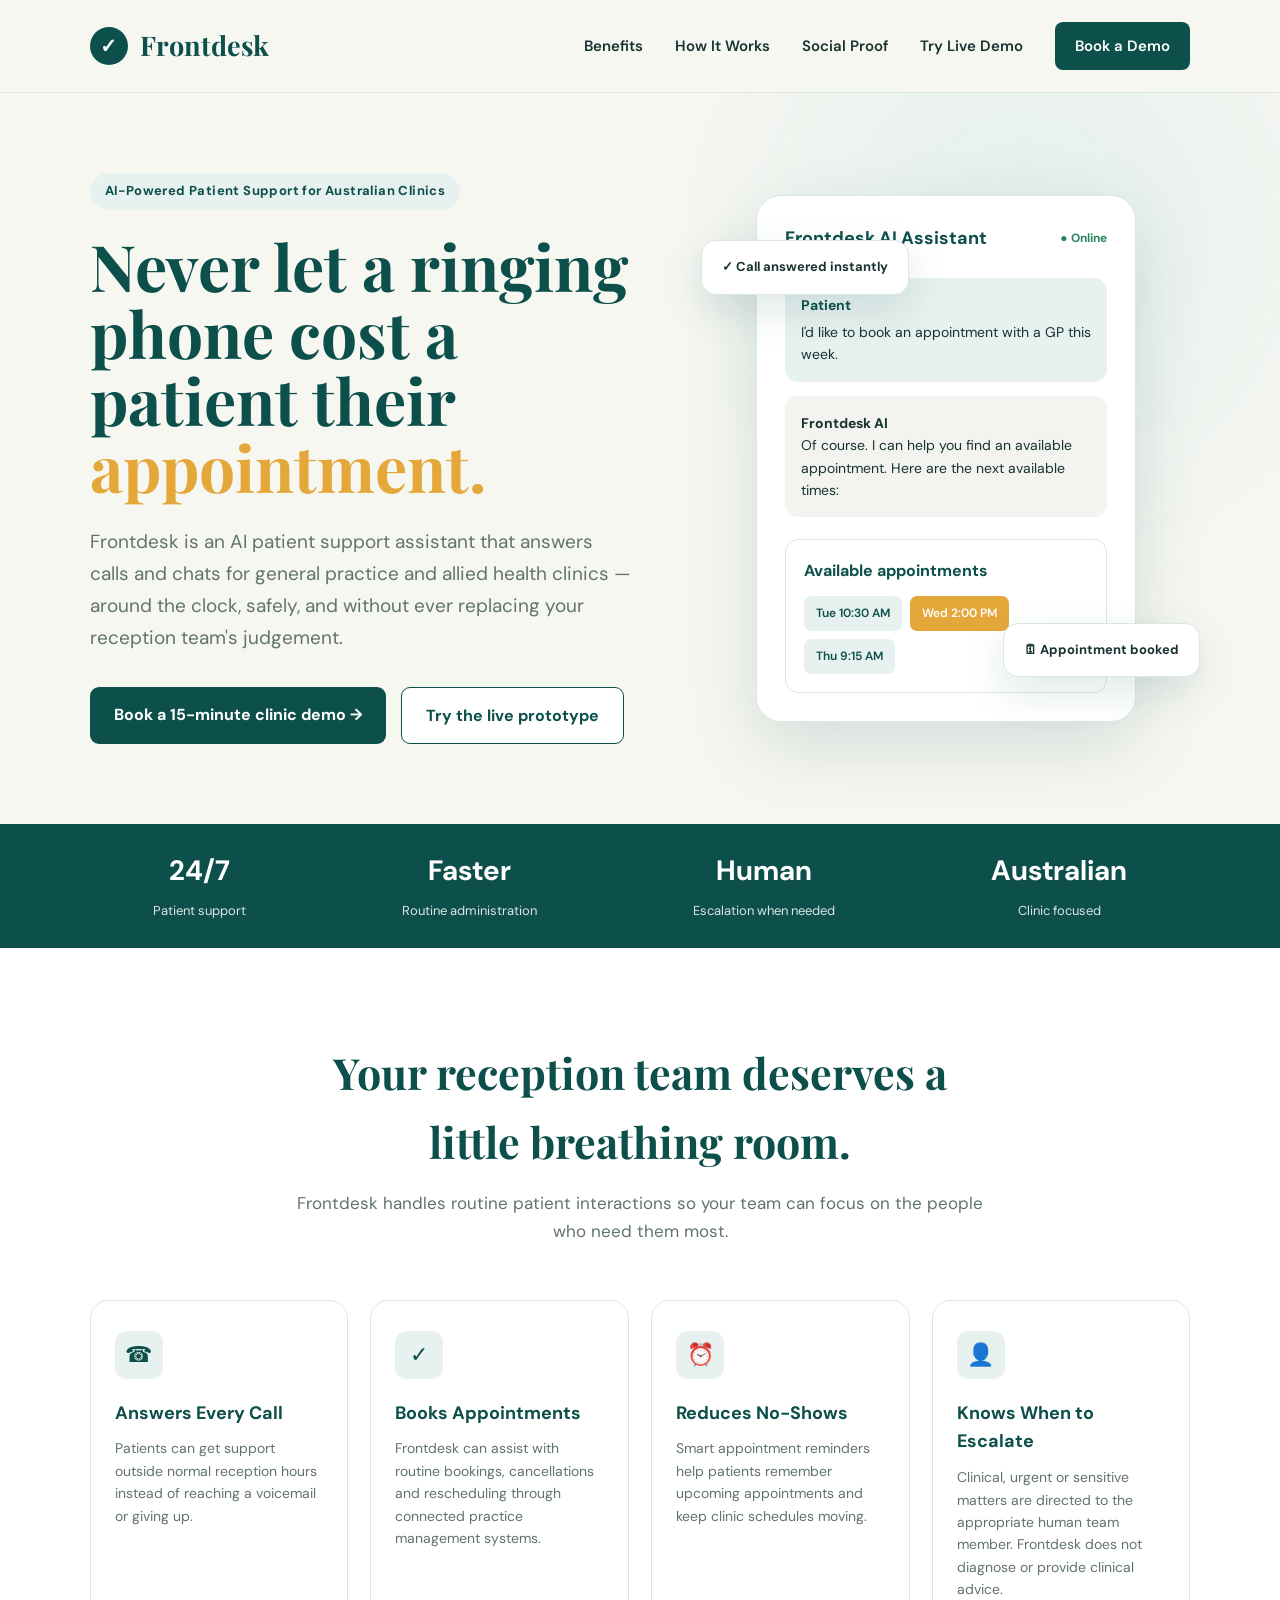
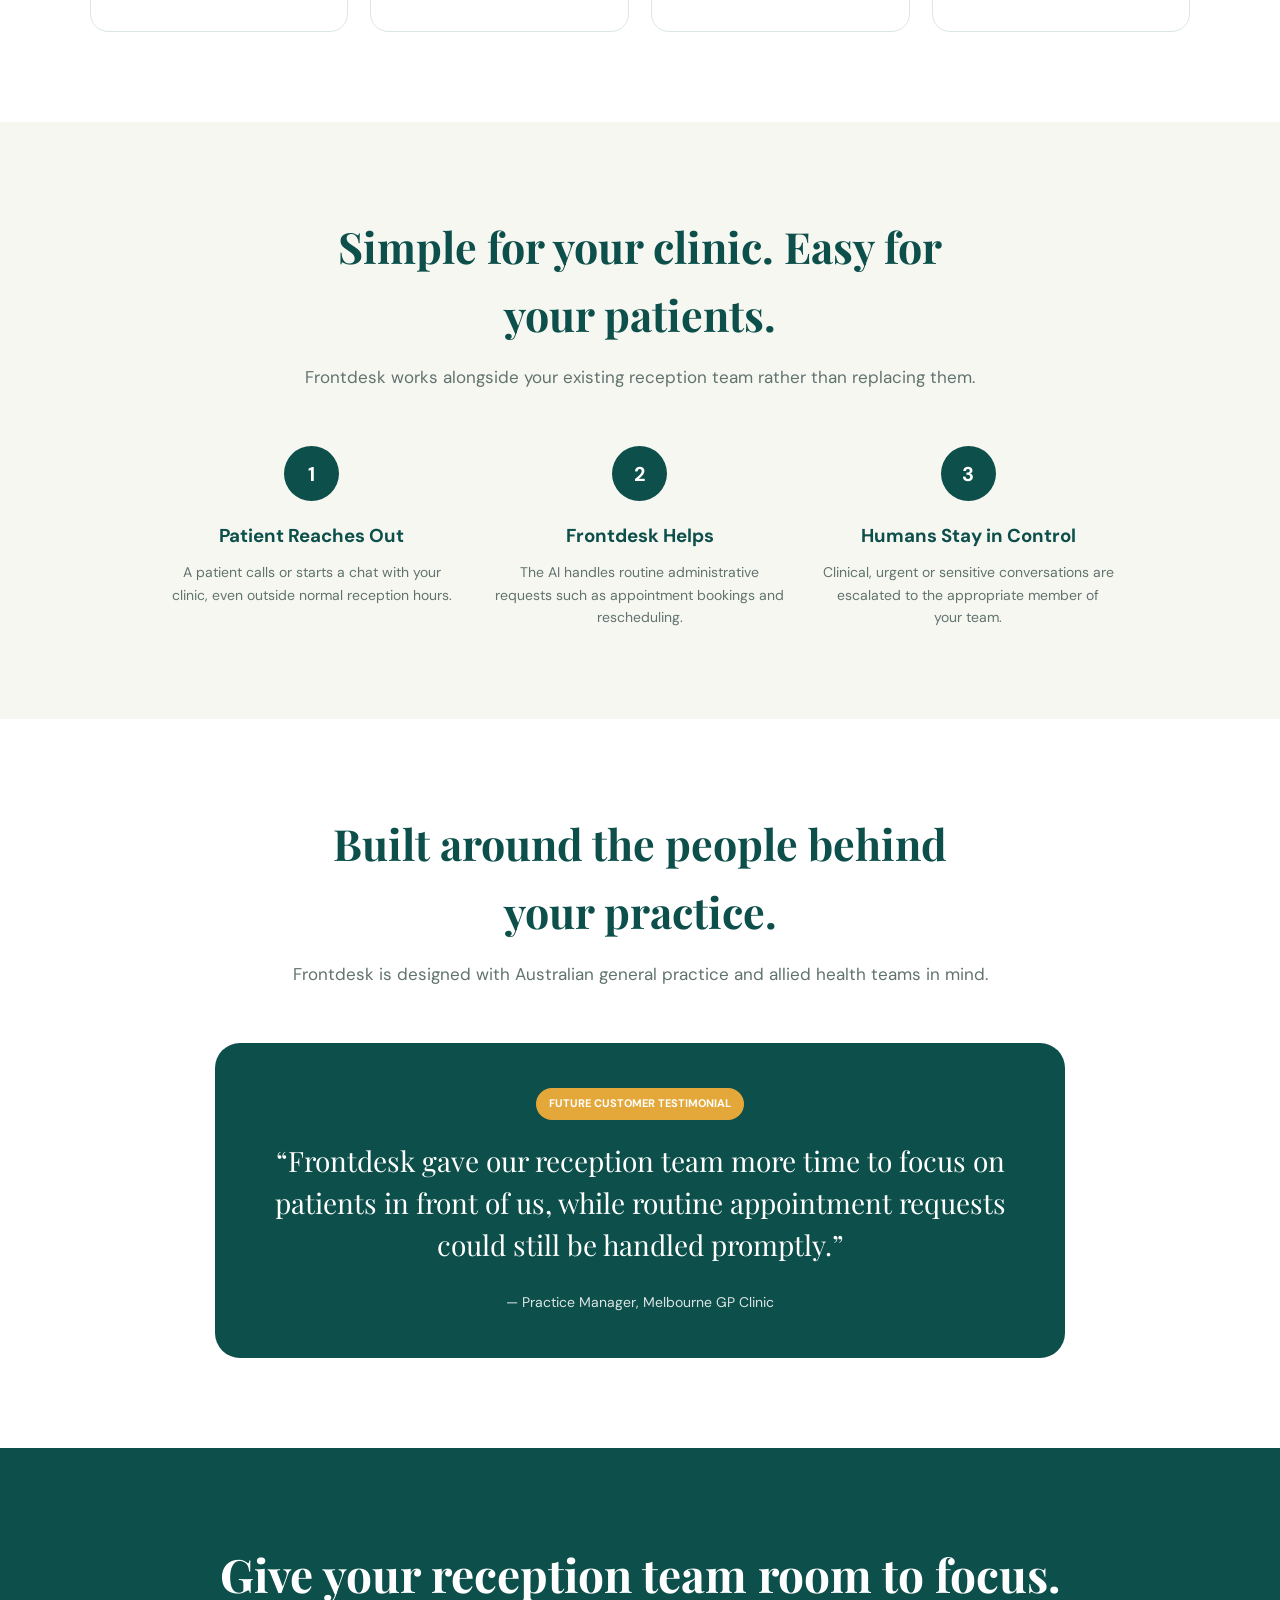
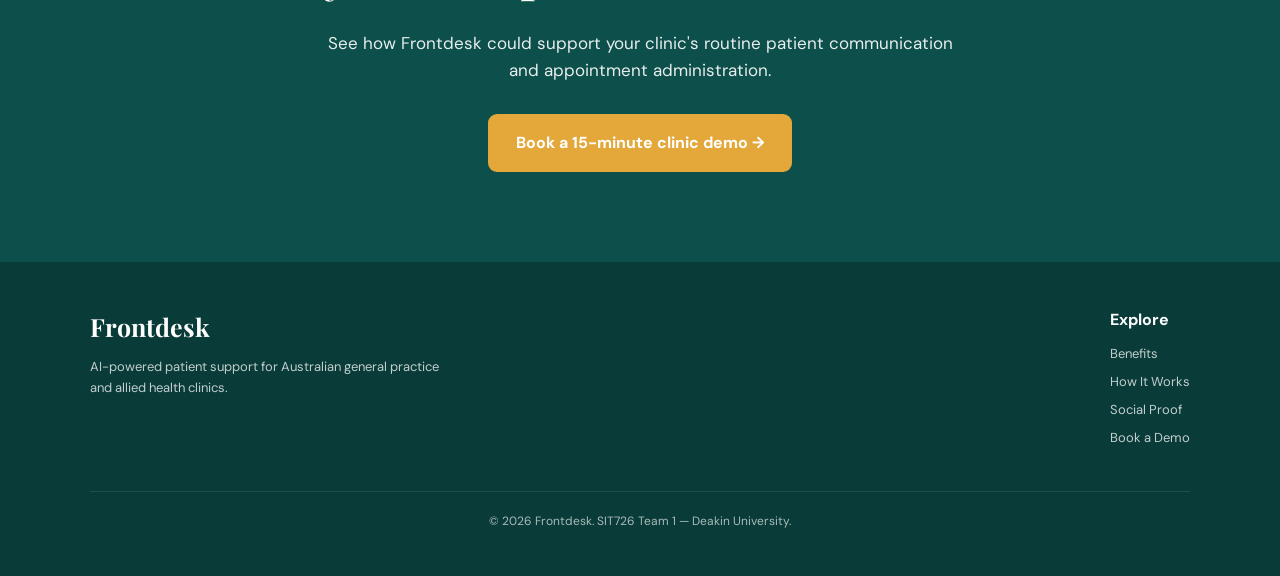
<file: index.html>
<!DOCTYPE html>
<html lang="en">
<head>
  <meta charset="UTF-8">
  <meta name="viewport" content="width=device-width, initial-scale=1.0">

  <title>Frontdesk | AI Patient Support for Australian Clinics</title>

  <link rel="preconnect" href="https://fonts.googleapis.com">
  <link rel="preconnect" href="https://fonts.gstatic.com" crossorigin>

  <link href="https://fonts.googleapis.com/css2?family=DM+Sans:wght@400;500;600;700&family=Playfair+Display:wght@600;700&display=swap" rel="stylesheet">

  <style>
    * {
      margin: 0;
      padding: 0;
      box-sizing: border-box;
    }

    :root {
      --teal: #0d4f4a;
      --teal-light: #146a63;
      --teal-soft: #e7f1ef;
      --amber: #e4a83a;
      --cream: #f7f7f2;
      --white: #ffffff;
      --dark: #173330;
      --muted: #61736f;
      --border: #dce7e4;
    }

    html {
      scroll-behavior: smooth;
    }

    body {
      font-family: "DM Sans", sans-serif;
      color: var(--dark);
      background: var(--cream);
      line-height: 1.6;
    }

    /* NAVIGATION */

    nav {
      width: 100%;
      padding: 22px 7%;
      display: flex;
      justify-content: space-between;
      align-items: center;
      background: rgba(247, 247, 242, 0.95);
      position: sticky;
      top: 0;
      z-index: 1000;
      border-bottom: 1px solid var(--border);
      backdrop-filter: blur(10px);
    }

    .logo {
      display: flex;
      align-items: center;
      gap: 12px;
      font-family: "Playfair Display", serif;
      font-size: 27px;
      font-weight: 700;
      color: var(--teal);
    }

    .logo-icon {
      width: 38px;
      height: 38px;
      border-radius: 50%;
      background: var(--teal);
      color: white;
      display: flex;
      align-items: center;
      justify-content: center;
      font-size: 20px;
      font-family: Arial, sans-serif;
    }

    .nav-links {
      display: flex;
      align-items: center;
      gap: 32px;
    }

    .nav-links a {
      text-decoration: none;
      color: var(--dark);
      font-size: 15px;
      font-weight: 600;
    }

    .nav-links a:hover {
      color: var(--teal-light);
    }

    .nav-button {
      background: var(--teal);
      color: white !important;
      padding: 12px 20px;
      border-radius: 8px;
    }

    /* HERO */

    .hero {
      min-height: 680px;
      padding: 80px 7%;
      display: grid;
      grid-template-columns: 1.05fr 0.95fr;
      gap: 70px;
      align-items: center;
      background:
        radial-gradient(circle at 80% 20%, #e3efec 0, transparent 32%),
        var(--cream);
    }

    .eyebrow {
      display: inline-block;
      background: var(--teal-soft);
      color: var(--teal);
      padding: 8px 15px;
      border-radius: 50px;
      font-size: 13px;
      font-weight: 700;
      margin-bottom: 22px;
      letter-spacing: 0.4px;
    }

    .hero h1 {
      font-family: "Playfair Display", serif;
      font-size: clamp(45px, 5vw, 70px);
      line-height: 1.05;
      color: var(--teal);
      margin-bottom: 25px;
    }

    .hero h1 span {
      color: var(--amber);
    }

    .hero-subtitle {
      font-size: 19px;
      line-height: 1.7;
      color: var(--muted);
      max-width: 650px;
      margin-bottom: 32px;
    }

    .hero-buttons {
      display: flex;
      gap: 15px;
      flex-wrap: wrap;
    }

    .primary-btn,
    .secondary-btn {
      padding: 15px 24px;
      border-radius: 9px;
      text-decoration: none;
      font-weight: 700;
      display: inline-block;
      transition: 0.25s;
    }

    .primary-btn {
      background: var(--teal);
      color: white;
    }

    .primary-btn:hover {
      background: var(--teal-light);
      transform: translateY(-2px);
    }

    .secondary-btn {
      border: 1px solid var(--teal);
      color: var(--teal);
      background: white;
    }

    .secondary-btn:hover {
      background: var(--teal-soft);
    }

    /* HERO VISUAL */

    .hero-visual {
      position: relative;
      min-height: 470px;
      display: flex;
      align-items: center;
      justify-content: center;
    }

    .main-card {
      width: 380px;
      background: white;
      border: 1px solid var(--border);
      border-radius: 25px;
      padding: 28px;
      box-shadow: 0 25px 70px rgba(13, 79, 74, 0.15);
      position: relative;
      z-index: 2;
    }

    .card-header {
      display: flex;
      justify-content: space-between;
      align-items: center;
      margin-bottom: 25px;
    }

    .card-header h3 {
      color: var(--teal);
      font-size: 18px;
    }

    .online {
      font-size: 12px;
      color: #27855e;
      font-weight: 700;
    }

    .patient-message {
      background: var(--teal-soft);
      padding: 16px;
      border-radius: 13px;
      margin-bottom: 14px;
      font-size: 14px;
    }

    .patient-message strong {
      display: block;
      color: var(--teal);
      margin-bottom: 5px;
    }

    .ai-response {
      background: #f3f3f0;
      padding: 16px;
      border-radius: 13px;
      margin-bottom: 22px;
      font-size: 14px;
    }

    .booking {
      border: 1px solid var(--border);
      padding: 18px;
      border-radius: 13px;
    }

    .booking-title {
      color: var(--teal);
      font-weight: 700;
      margin-bottom: 12px;
    }

    .time-slots {
      display: flex;
      gap: 8px;
      flex-wrap: wrap;
    }

    .slot {
      padding: 8px 12px;
      border-radius: 7px;
      background: var(--teal-soft);
      color: var(--teal);
      font-size: 12px;
      font-weight: 600;
    }

    .slot.selected {
      background: var(--amber);
      color: white;
    }

    .floating-card {
      position: absolute;
      z-index: 3;
      background: white;
      padding: 16px 20px;
      border-radius: 15px;
      box-shadow: 0 15px 40px rgba(13, 79, 74, 0.13);
      border: 1px solid var(--border);
      font-size: 13px;
      font-weight: 700;
    }

    .floating-card.one {
      top: 45px;
      left: 0;
    }

    .floating-card.two {
      right: -10px;
      bottom: 45px;
    }

    /* STATS */

    .stats {
      padding: 25px 7%;
      background: var(--teal);
      color: white;
      display: flex;
      justify-content: space-around;
      text-align: center;
      gap: 30px;
      flex-wrap: wrap;
    }

    .stat strong {
      display: block;
      font-size: 28px;
      margin-bottom: 3px;
    }

    .stat span {
      font-size: 13px;
      opacity: 0.85;
    }

    /* GENERAL */

    section {
      padding: 90px 7%;
    }

    .section-heading {
      max-width: 700px;
      margin: 0 auto 55px;
      text-align: center;
    }

    .section-heading h2 {
      font-family: "Playfair Display", serif;
      font-size: 43px;
      color: var(--teal);
      margin-bottom: 15px;
    }

    .section-heading p {
      color: var(--muted);
      font-size: 17px;
    }

    /* BENEFITS */

    .benefits {
      background: white;
    }

    .benefit-grid {
      display: grid;
      grid-template-columns: repeat(4, 1fr);
      gap: 22px;
    }

    .benefit-card {
      padding: 30px 24px;
      border: 1px solid var(--border);
      border-radius: 18px;
      background: #fff;
      transition: 0.25s;
    }

    .benefit-card:hover {
      transform: translateY(-5px);
      box-shadow: 0 15px 35px rgba(13, 79, 74, 0.09);
    }

    .benefit-icon {
      width: 48px;
      height: 48px;
      border-radius: 12px;
      background: var(--teal-soft);
      color: var(--teal);
      display: flex;
      align-items: center;
      justify-content: center;
      font-size: 22px;
      margin-bottom: 20px;
    }

    .benefit-card h3 {
      color: var(--teal);
      margin-bottom: 10px;
      font-size: 18px;
    }

    .benefit-card p {
      color: var(--muted);
      font-size: 14px;
    }

    /* HOW IT WORKS */

    .how {
      background: var(--cream);
    }

    .steps {
      max-width: 950px;
      margin: auto;
      display: grid;
      grid-template-columns: repeat(3, 1fr);
      gap: 35px;
    }

    .step {
      text-align: center;
    }

    .step-number {
      width: 55px;
      height: 55px;
      border-radius: 50%;
      background: var(--teal);
      color: white;
      display: flex;
      align-items: center;
      justify-content: center;
      margin: 0 auto 20px;
      font-size: 20px;
      font-weight: 700;
    }

    .step h3 {
      color: var(--teal);
      margin-bottom: 10px;
    }

    .step p {
      color: var(--muted);
      font-size: 14px;
    }

    /* SOCIAL PROOF */

    .social-proof {
      background: white;
    }

    .testimonial {
      max-width: 850px;
      margin: auto;
      padding: 45px;
      border-radius: 25px;
      background: var(--teal);
      color: white;
      text-align: center;
      position: relative;
    }

    .quote {
      font-family: "Playfair Display", serif;
      font-size: 28px;
      line-height: 1.5;
      margin-bottom: 25px;
    }

    .testimonial-author {
      font-size: 14px;
      opacity: 0.85;
    }

    .future-label {
      display: inline-block;
      background: var(--amber);
      padding: 7px 13px;
      border-radius: 50px;
      font-size: 11px;
      font-weight: 700;
      margin-bottom: 20px;
    }

    /* CTA */

    .cta-section {
      background: var(--teal);
      color: white;
      text-align: center;
    }

    .cta-section h2 {
      font-family: "Playfair Display", serif;
      font-size: 46px;
      margin-bottom: 18px;
    }

    .cta-section p {
      max-width: 650px;
      margin: 0 auto 30px;
      opacity: 0.9;
      font-size: 17px;
    }

    .cta-button {
      display: inline-block;
      background: var(--amber);
      color: white;
      padding: 16px 28px;
      border-radius: 9px;
      text-decoration: none;
      font-weight: 700;
      transition: 0.25s;
    }

    .cta-button:hover {
      transform: translateY(-2px);
      opacity: 0.9;
    }

    /* FOOTER */

    footer {
      background: #093b38;
      color: white;
      padding: 45px 7%;
    }

    .footer-content {
      display: flex;
      justify-content: space-between;
      gap: 40px;
      flex-wrap: wrap;
    }

    .footer-brand {
      max-width: 350px;
    }

    .footer-brand h3 {
      font-family: "Playfair Display", serif;
      font-size: 25px;
      margin-bottom: 10px;
    }

    .footer-brand p {
      opacity: 0.75;
      font-size: 13px;
    }

    .footer-links h4 {
      margin-bottom: 12px;
    }

    .footer-links a {
      display: block;
      color: white;
      opacity: 0.75;
      text-decoration: none;
      font-size: 13px;
      margin-bottom: 7px;
    }

    .footer-bottom {
      border-top: 1px solid rgba(255,255,255,0.15);
      margin-top: 35px;
      padding-top: 20px;
      font-size: 12px;
      opacity: 0.65;
      text-align: center;
    }

    /* RESPONSIVE */

    @media (max-width: 1000px) {

      .hero {
        grid-template-columns: 1fr;
        text-align: center;
      }

      .hero-subtitle {
        margin-left: auto;
        margin-right: auto;
      }

      .hero-buttons {
        justify-content: center;
      }

      .benefit-grid {
        grid-template-columns: repeat(2, 1fr);
      }

      .hero-visual {
        margin-top: 20px;
      }
    }

    @media (max-width: 700px) {

      nav {
        padding: 18px 5%;
      }

      .nav-links {
        display: none;
      }

      .hero {
        padding: 60px 5%;
      }

      section {
        padding: 65px 5%;
      }

      .benefit-grid,
      .steps {
        grid-template-columns: 1fr;
      }

      .main-card {
        width: 100%;
        max-width: 360px;
      }

      .floating-card {
        display: none;
      }

      .stats {
        padding: 30px 5%;
      }

      .cta-section h2 {
        font-size: 36px;
      }

      .testimonial {
        padding: 30px 22px;
      }

      .quote {
        font-size: 22px;
      }
    }
  </style>
</head>

<body>

  <!-- NAVIGATION -->

  <nav>

    <div class="logo">
      <div class="logo-icon">✓</div>
      Frontdesk
    </div>

    <div class="nav-links">
      <a href="#benefits">Benefits</a>
      <a href="#how">How It Works</a>
      <a href="#proof">Social Proof</a>
      <a href="app.html">Try Live Demo</a>
      <a href="#demo" class="nav-button">Book a Demo</a>
    </div>

  </nav>


  <!-- HERO / 1A, 1B, 1C, 1D -->

  <section class="hero">

    <div class="hero-content">

      <div class="eyebrow">
        AI-Powered Patient Support for Australian Clinics
      </div>

      <!-- 1A MAIN HEADLINE -->

      <h1>
        Never let a ringing phone cost a patient their <span>appointment.</span>
      </h1>

      <!-- 1B SUPPORTING HEADLINE -->

      <p class="hero-subtitle">
        Frontdesk is an AI patient support assistant that answers calls
        and chats for general practice and allied health clinics —
        around the clock, safely, and without ever replacing your
        reception team's judgement.
      </p>

      <!-- CTA -->

      <div class="hero-buttons">
        <a href="#demo" class="primary-btn">
          Book a 15-minute clinic demo →
        </a>

        <a href="app.html" class="secondary-btn">
          Try the live prototype
        </a>
      </div>

    </div>


    <!-- 1C HERO SHOT -->

    <div class="hero-visual">

      <div class="floating-card one">
        ✓ Call answered instantly
      </div>

      <div class="main-card">

        <div class="card-header">

          <h3>Frontdesk AI Assistant</h3>

          <div class="online">
            ● Online
          </div>

        </div>

        <div class="patient-message">

          <strong>Patient</strong>

          I'd like to book an appointment
          with a GP this week.

        </div>

        <div class="ai-response">

          <strong>Frontdesk AI</strong><br>

          Of course. I can help you find an
          available appointment. Here are the
          next available times:

        </div>

        <div class="booking">

          <div class="booking-title">
            Available appointments
          </div>

          <div class="time-slots">

            <div class="slot">
              Tue 10:30 AM
            </div>

            <div class="slot selected">
              Wed 2:00 PM
            </div>

            <div class="slot">
              Thu 9:15 AM
            </div>

          </div>

        </div>

      </div>

      <div class="floating-card two">
        🗓 Appointment booked
      </div>

    </div>

  </section>


  <!-- BENEFIT SUMMARY / 1D -->

  <div class="stats">

    <div class="stat">
      <strong>24/7</strong>
      <span>Patient support</span>
    </div>

    <div class="stat">
      <strong>Faster</strong>
      <span>Routine administration</span>
    </div>

    <div class="stat">
      <strong>Human</strong>
      <span>Escalation when needed</span>
    </div>

    <div class="stat">
      <strong>Australian</strong>
      <span>Clinic focused</span>
    </div>

  </div>


  <!-- BENEFITS / SECTION 3 -->

  <section class="benefits" id="benefits">

    <div class="section-heading">

      <h2>
        Your reception team deserves a little breathing room.
      </h2>

      <p>
        Frontdesk handles routine patient interactions so your
        team can focus on the people who need them most.
      </p>

    </div>


    <div class="benefit-grid">

      <div class="benefit-card">

        <div class="benefit-icon">
          ☎
        </div>

        <h3>
          Answers Every Call
        </h3>

        <p>
          Patients can get support outside normal reception
          hours instead of reaching a voicemail or giving up.
        </p>

      </div>


      <div class="benefit-card">

        <div class="benefit-icon">
          ✓
        </div>

        <h3>
          Books Appointments
        </h3>

        <p>
          Frontdesk can assist with routine bookings,
          cancellations and rescheduling through connected
          practice management systems.
        </p>

      </div>


      <div class="benefit-card">

        <div class="benefit-icon">
          ⏰
        </div>

        <h3>
          Reduces No-Shows
        </h3>

        <p>
          Smart appointment reminders help patients remember
          upcoming appointments and keep clinic schedules moving.
        </p>

      </div>


      <div class="benefit-card">

        <div class="benefit-icon">
          👤
        </div>

        <h3>
          Knows When to Escalate
        </h3>

        <p>
          Clinical, urgent or sensitive matters are directed
          to the appropriate human team member. Frontdesk
          does not diagnose or provide clinical advice.
        </p>

      </div>

    </div>

  </section>


  <!-- HOW IT WORKS -->

  <section class="how" id="how">

    <div class="section-heading">

      <h2>
        Simple for your clinic. Easy for your patients.
      </h2>

      <p>
        Frontdesk works alongside your existing reception
        team rather than replacing them.
      </p>

    </div>


    <div class="steps">

      <div class="step">

        <div class="step-number">
          1
        </div>

        <h3>
          Patient Reaches Out
        </h3>

        <p>
          A patient calls or starts a chat with your clinic,
          even outside normal reception hours.
        </p>

      </div>


      <div class="step">

        <div class="step-number">
          2
        </div>

        <h3>
          Frontdesk Helps
        </h3>

        <p>
          The AI handles routine administrative requests
          such as appointment bookings and rescheduling.
        </p>

      </div>


      <div class="step">

        <div class="step-number">
          3
        </div>

        <h3>
          Humans Stay in Control
        </h3>

        <p>
          Clinical, urgent or sensitive conversations are
          escalated to the appropriate member of your team.
        </p>

      </div>

    </div>

  </section>


  <!-- SOCIAL PROOF / SECTION 4 -->

  <section class="social-proof" id="proof">

    <div class="section-heading">

      <h2>
        Built around the people behind your practice.
      </h2>

      <p>
        Frontdesk is designed with Australian general practice
        and allied health teams in mind.
      </p>

    </div>


    <div class="testimonial">

      <div class="future-label">
        FUTURE CUSTOMER TESTIMONIAL
      </div>

      <div class="quote">

        “Frontdesk gave our reception team more time to focus
        on patients in front of us, while routine appointment
        requests could still be handled promptly.”

      </div>

      <div class="testimonial-author">

        — Practice Manager, Melbourne GP Clinic

      </div>

    </div>

  </section>


  <!-- FINAL CTA -->

  <section class="cta-section" id="demo">

    <h2>
      Give your reception team room to focus.
    </h2>

    <p>
      See how Frontdesk could support your clinic's routine
      patient communication and appointment administration.
    </p>

    <a href="mailto:frontdesk.demo@example.com" class="cta-button">
      Book a 15-minute clinic demo →
    </a>

  </section>


  <!-- FOOTER -->

  <footer>

    <div class="footer-content">

      <div class="footer-brand">

        <h3>Frontdesk</h3>

        <p>
          AI-powered patient support for Australian general
          practice and allied health clinics.
        </p>

      </div>


      <div class="footer-links">

        <h4>Explore</h4>

        <a href="#benefits">Benefits</a>
        <a href="#how">How It Works</a>
        <a href="#proof">Social Proof</a>
        <a href="#demo">Book a Demo</a>

      </div>

    </div>


    <div class="footer-bottom">

      © 2026 Frontdesk. SIT726 Team 1 — Deakin University.

    </div>

  </footer>


</body>
</html>
</file>
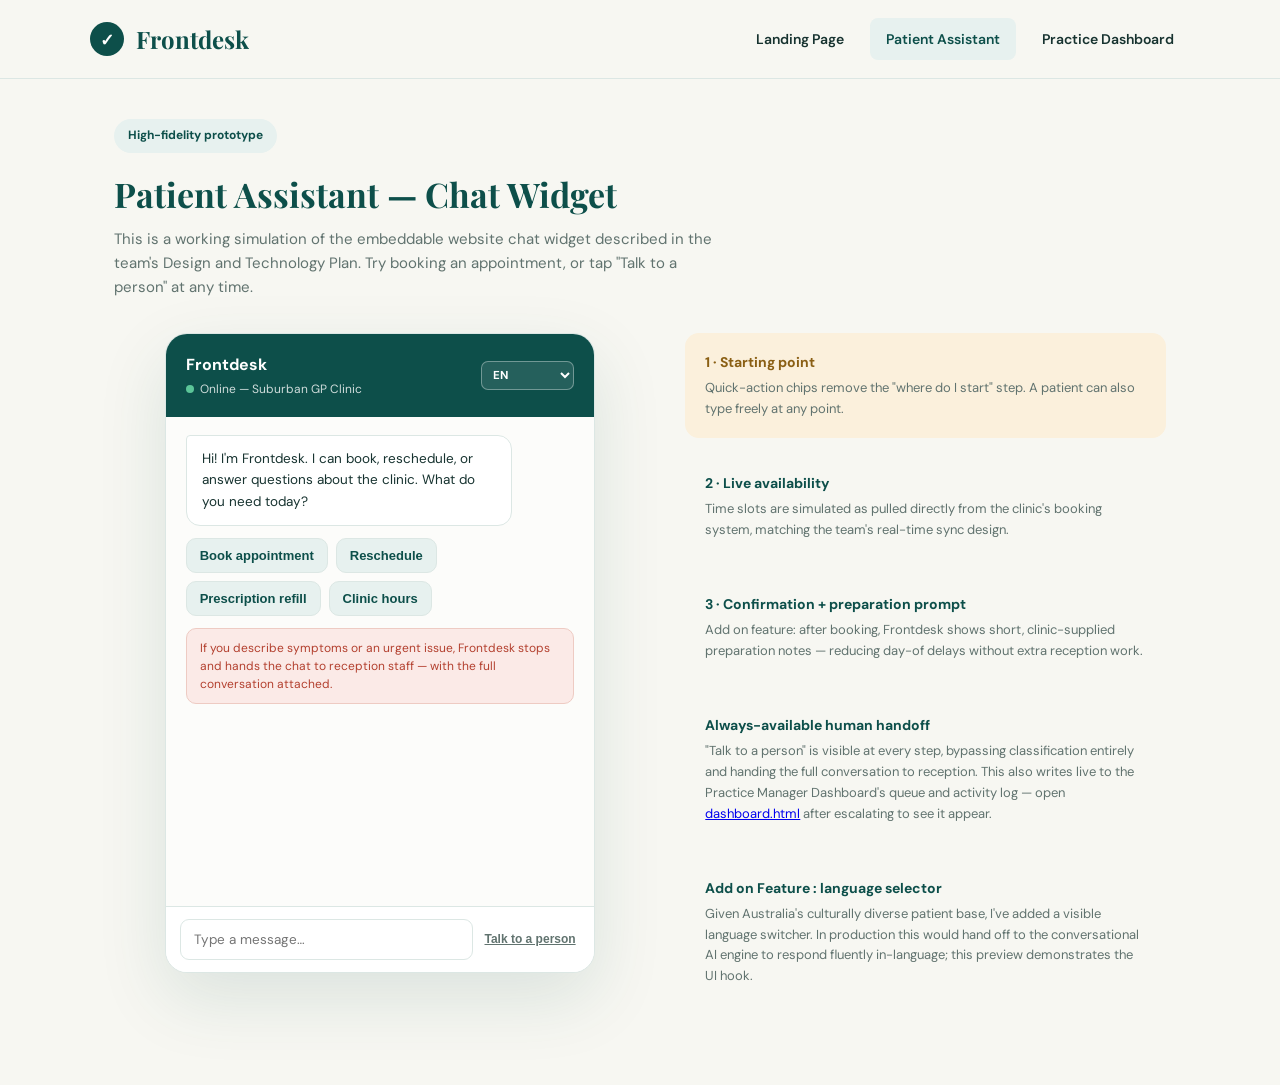
<file: app.html>
<!DOCTYPE html>
<html lang="en">
<head>
<meta charset="UTF-8">
<meta name="viewport" content="width=device-width, initial-scale=1.0">
<title>Frontdesk | Patient Assistant</title>
<link rel="preconnect" href="https://fonts.googleapis.com">
<link rel="preconnect" href="https://fonts.gstatic.com" crossorigin>
<link href="https://fonts.googleapis.com/css2?family=DM+Sans:wght@400;500;600;700&family=Playfair+Display:wght@600;700&display=swap" rel="stylesheet">
<link rel="stylesheet" href="app.css">
<style>
  .widget-wrap {
    display: grid;
    grid-template-columns: 1.05fr 0.95fr;
    gap: 40px;
    align-items: start;
  }

  @media (max-width: 900px) {
    .widget-wrap { grid-template-columns: 1fr; }
  }

  /* Phone/browser widget shell */
  .widget {
    width: 100%;
    max-width: 430px;
    margin: 0 auto;
    background: white;
    border: 1px solid var(--border);
    border-radius: 22px;
    box-shadow: 0 25px 70px rgba(13, 79, 74, 0.12);
    overflow: hidden;
    display: flex;
    flex-direction: column;
    height: 640px;
  }

  .widget-header {
    background: var(--teal);
    color: white;
    padding: 18px 20px;
    display: flex;
    align-items: center;
    justify-content: space-between;
  }

  .widget-header .title { font-weight: 700; font-size: 16px; }
  .widget-header .sub { font-size: 12px; opacity: 0.8; margin-top: 2px; }
  .widget-header .dot { width: 8px; height: 8px; border-radius: 50%; background: #6fe3ac; display: inline-block; margin-right: 6px; }

  .widget-body {
    flex: 1;
    overflow-y: auto;
    padding: 18px 20px;
    display: flex;
    flex-direction: column;
    gap: 12px;
    background: #fcfcfa;
  }

  .msg {
    max-width: 84%;
    padding: 12px 15px;
    border-radius: 14px;
    font-size: 13.5px;
    animation: rise 0.25s ease;
  }
  @keyframes rise { from { opacity: 0; transform: translateY(6px); } to { opacity: 1; transform: translateY(0); } }

  .msg.bot {
    background: white;
    border: 1px solid var(--border);
    align-self: flex-start;
    border-top-left-radius: 4px;
  }
  .msg.user {
    background: var(--teal);
    color: white;
    align-self: flex-end;
    border-top-right-radius: 4px;
  }

  .chips {
    display: flex;
    flex-wrap: wrap;
    gap: 8px;
    align-self: flex-start;
    max-width: 92%;
  }

  .chip {
    background: var(--teal-soft);
    color: var(--teal);
    border: 1px solid var(--border);
    padding: 9px 13px;
    border-radius: 10px;
    font-size: 13px;
    font-weight: 600;
    cursor: pointer;
    transition: 0.15s;
  }
  .chip:hover { background: #d9ebe7; }

  .slot-chip.selected { background: var(--amber); color: white; border-color: var(--amber); }

  .escalation-banner {
    background: var(--red-soft);
    border: 1px solid #eecbc3;
    color: var(--red);
    font-size: 12px;
    padding: 10px 13px;
    border-radius: 10px;
    align-self: stretch;
    line-height: 1.5;
  }

  .typing {
    align-self: flex-start;
    background: white;
    border: 1px solid var(--border);
    border-radius: 14px;
    padding: 12px 16px;
    display: flex;
    gap: 4px;
  }
  .typing span {
    width: 6px; height: 6px; border-radius: 50%; background: var(--muted);
    animation: blink 1.1s infinite;
  }
  .typing span:nth-child(2) { animation-delay: 0.15s; }
  .typing span:nth-child(3) { animation-delay: 0.3s; }
  @keyframes blink { 0%, 60%, 100% { opacity: 0.25; } 30% { opacity: 1; } }

  .widget-footer {
    border-top: 1px solid var(--border);
    padding: 12px 14px;
    display: flex;
    gap: 8px;
    align-items: center;
    background: white;
  }

  .widget-footer input {
    flex: 1;
    border: 1px solid var(--border);
    border-radius: 9px;
    padding: 11px 13px;
    font-family: inherit;
    font-size: 13.5px;
    outline: none;
  }
  .widget-footer input:focus { border-color: var(--teal); }

  .talk-to-human {
    background: none;
    border: none;
    color: var(--muted);
    font-size: 12px;
    font-weight: 700;
    text-decoration: underline;
    cursor: pointer;
    padding: 0 4px;
    white-space: nowrap;
  }
  .talk-to-human:hover { color: var(--teal); }

  /* Annotation rail */
  .annotations { display: flex; flex-direction: column; gap: 16px; }
  .annot {
    padding: 18px 20px;
    border-radius: 14px;
  }
  .annot h4 { color: var(--teal); font-size: 14px; margin-bottom: 5px; }
  .annot p { color: var(--muted); font-size: 13px; }
  .annot.active { border-color: var(--amber); background: var(--amber-soft); }
  .annot.active h4 { color: #8a5f14; }

  .confirm-card {
    align-self: stretch;
    background: white;
    border: 1px solid var(--border);
    border-radius: 12px;
    padding: 14px;
    font-size: 13px;
  }
  .confirm-card .row { display: flex; justify-content: space-between; margin-bottom: 6px; }
  .confirm-card .label { color: var(--muted); }
  .confirm-card ul { margin: 8px 0 0 18px; color: var(--muted); }
  .confirm-check {
    color: var(--green); font-weight: 700; font-size: 13px; margin-bottom: 6px;
  }
</style>
</head>
<body>

<nav class="app-nav">
  <a href="index.html" class="logo"><span class="logo-icon">✓</span> Frontdesk</a>
  <div class="nav-links">
    <a href="index.html">Landing Page</a>
    <a href="app.html" class="active">Patient Assistant</a>
    <a href="dashboard.html">Practice Dashboard</a>
  </div>
</nav>

<div class="app-shell">
  <span class="app-eyebrow">High-fidelity prototype</span>
  <h1>Patient Assistant — Chat Widget</h1>
  <p class="lede">This is a working simulation of the embeddable website chat widget described in the team's Design and Technology Plan. Try booking an appointment, or tap "Talk to a person" at any time.</p>

  <div class="widget-wrap">
    <div class="widget">
      <div class="widget-header">
        <div>
          <div class="title">Frontdesk <span class="status-pill-header" id="statusPill">Escalated</span></div>
          <div class="sub"><span class="dot"></span>Online — Suburban GP Clinic</div>
        </div>
        <select class="lang-select" id="langSelect" title="Add on feature: language selector">
          <option value="en">EN</option>
          <option value="vi">Tiếng Việt</option>
          <option value="zh">中文</option>
          <option value="ar">العربية</option>
        </select>
      </div>
      <div class="widget-body" id="chatBody"></div>
      <div class="widget-footer">
        <input id="chatInput" type="text" placeholder="Type a message…" />
        <button class="talk-to-human" id="talkHuman">Talk to a person</button>
      </div>
    </div>

    <div class="annotations" id="annotRail">
      <div class="annot" data-step="home">
        <h4>1 · Starting point</h4>
        <p>Quick-action chips remove the "where do I start" step. A patient can also type freely at any point.</p>
      </div>
      <div class="annot" data-step="booking">
        <h4>2 · Live availability</h4>
        <p>Time slots are simulated as pulled directly from the clinic's booking system, matching the team's real-time sync design.</p>
      </div>
      <div class="annot" data-step="confirm">
        <h4>3 · Confirmation + preparation prompt</h4>
        <p>Add on feature: after booking, Frontdesk shows short, clinic-supplied preparation notes — reducing day-of delays without extra reception work.</p>
      </div>
      <div class="annot" data-step="escalate">
        <h4>Always-available human handoff</h4>
        <p>"Talk to a person" is visible at every step, bypassing classification entirely and handing the full conversation to reception. This also writes live to the Practice Manager Dashboard's queue and activity log — open <a href="dashboard.html" target="_blank" rel="noopener">dashboard.html</a> after escalating to see it appear.</p>
      </div>
      <div class="annot" data-step="lang">
        <h4>Add on Feature : language selector</h4>
        <p>Given Australia's culturally diverse patient base, I've added a visible language switcher. In production this would hand off to the conversational AI engine to respond fluently in-language; this preview demonstrates the UI hook.</p>
      </div>
    </div>
  </div>
</div>

<script src="app.js"></script>
</body>
</html>
</file>
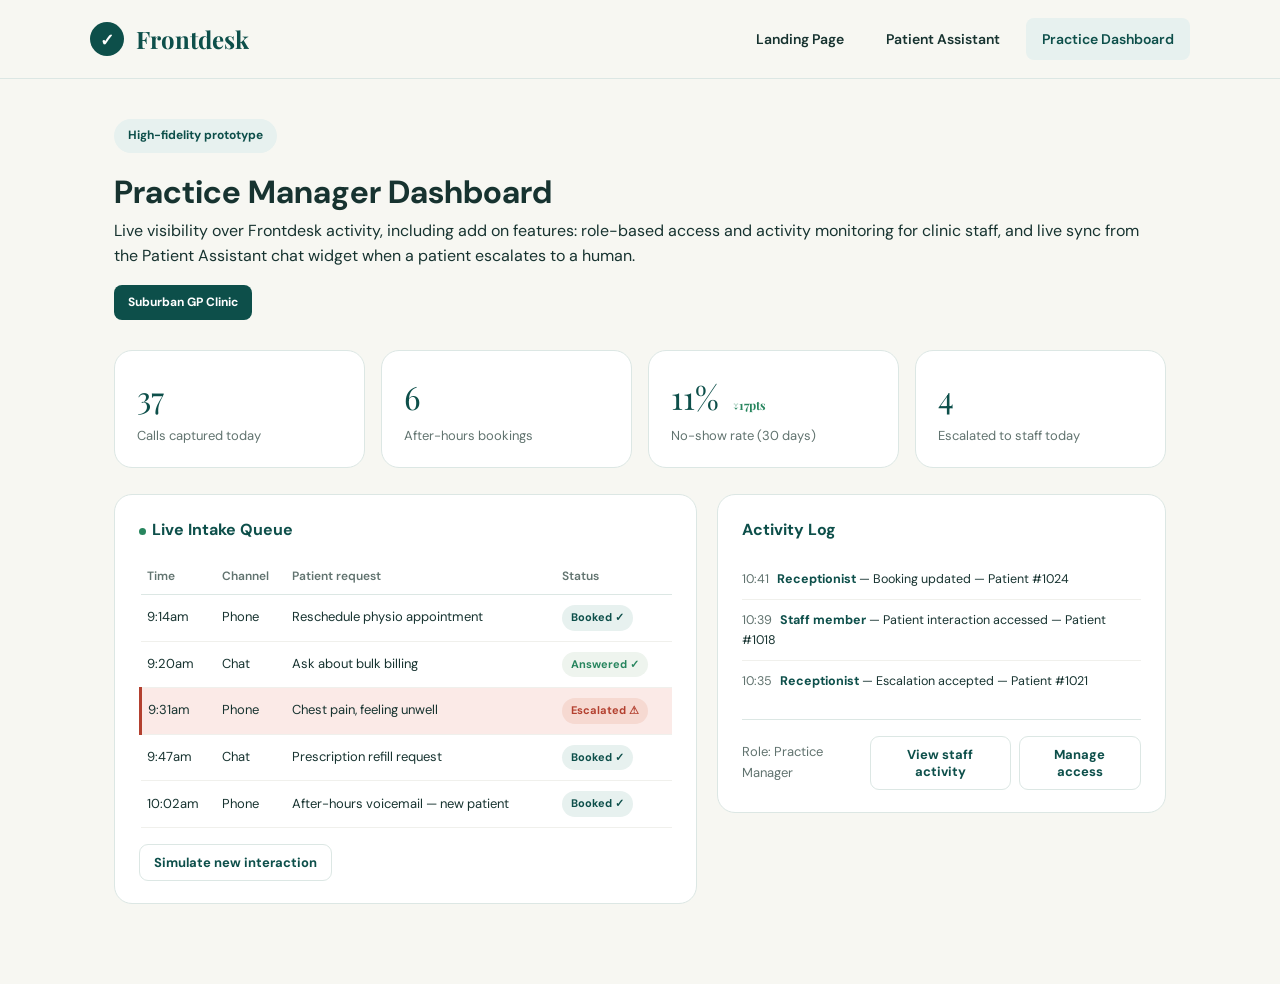
<file: dashboard.html>
<!DOCTYPE html>
<html lang="en">
<head>
<meta charset="UTF-8">
<meta name="viewport" content="width=device-width, initial-scale=1.0">
<title>Frontdesk | Practice Dashboard</title>
<link rel="preconnect" href="https://fonts.googleapis.com">
<link rel="preconnect" href="https://fonts.gstatic.com" crossorigin>
<link href="https://fonts.googleapis.com/css2?family=DM+Sans:wght@400;500;600;700&family=Playfair+Display:wght@600;700&display=swap" rel="stylesheet">
<link rel="stylesheet" href="app.css">
<style>
  .dash-top {
    display: flex;
    justify-content: space-between;
    align-items: flex-end;
    flex-wrap: wrap;
    gap: 16px;
    margin-bottom: 30px;
  }
  .clinic-tag {
    background: var(--teal);
    color: white;
    font-size: 12px;
    font-weight: 700;
    padding: 8px 14px;
    border-radius: 8px;
  }

  .kpi-grid {
    display: grid;
    grid-template-columns: repeat(4, 1fr);
    gap: 16px;
    margin-bottom: 26px;
  }
  @media (max-width: 800px) { .kpi-grid { grid-template-columns: repeat(2, 1fr); } }

  .kpi {
    padding: 20px 22px;
  }
  .kpi .num { font-family: "Playfair Display", serif; font-size: 32px; color: var(--teal); }
  .kpi .lbl { color: var(--muted); font-size: 13px; margin-top: 4px; }
  .kpi .delta { color: var(--green); font-size: 12px; font-weight: 700; margin-left: 6px; }

  .panels {
    display: grid;
    grid-template-columns: 1.3fr 1fr;
    gap: 20px;
    align-items: start;
  }
  @media (max-width: 950px) { .panels { grid-template-columns: 1fr; } }

  .panel { padding: 22px 24px; }
  .panel h3 { color: var(--teal); font-size: 16px; margin-bottom: 16px; }

  table { width: 100%; border-collapse: collapse; font-size: 13px; }
  th { text-align: left; color: var(--muted); font-weight: 600; padding: 8px 6px; border-bottom: 1px solid var(--border); font-size: 12px; }
  td { padding: 10px 6px; border-bottom: 1px solid #f0f0ec; }
  tr.escalated { background: var(--red-soft); }
  tr.escalated td:first-child { border-left: 3px solid var(--red); }

  .status-pill {
    font-size: 11px;
    font-weight: 700;
    padding: 4px 9px;
    border-radius: 50px;
    display: inline-block;
  }
  .status-pill.booked { background: var(--teal-soft); color: var(--teal); }
  .status-pill.answered { background: #eef4ee; color: var(--green); }
  .status-pill.escalated { background: #f6d9d1; color: var(--red); }

  .log-item {
    font-size: 12.5px;
    padding: 10px 0;
    border-bottom: 1px solid #f0f0ec;
  }
  .log-item:last-child { border-bottom: none; }
  .log-time { color: var(--muted); margin-right: 8px; }
  .log-who { font-weight: 700; color: var(--teal); }

  .access-row {
    display: flex;
    justify-content: space-between;
    align-items: center;
    margin-top: 18px;
    padding-top: 16px;
    border-top: 1px solid var(--border);
    font-size: 13px;
  }
  .access-row .role { color: var(--muted); }
  .access-actions { display: flex; gap: 8px; }

  .live-dot {
    width: 7px; height: 7px; border-radius: 50%; background: var(--green);
    display: inline-block; margin-right: 6px;
    animation: pulse 1.4s infinite;
  }
  @keyframes pulse { 0%,100% { opacity: 1; } 50% { opacity: 0.35; } }
</style>
</head>
<body>

<nav class="app-nav">
  <a href="index.html" class="logo"><span class="logo-icon">✓</span> Frontdesk</a>
  <div class="nav-links">
    <a href="index.html">Landing Page</a>
    <a href="app.html">Patient Assistant</a>
    <a href="dashboard.html" class="active">Practice Dashboard</a>
  </div>
</nav>

<div class="app-shell">
  <span class="app-eyebrow">High-fidelity prototype</span>
  <div class="dash-top">
    <div>
      <h1>Practice Manager Dashboard</h1>
      <p class="lede" style="margin-bottom:0;">Live visibility over Frontdesk activity, including add on features: role-based access and activity monitoring for clinic staff, and live sync from the Patient Assistant chat widget when a patient escalates to a human.</p>
    </div>
    <span class="clinic-tag">Suburban GP Clinic</span>
  </div>

  <div class="kpi-grid">
    <div class="card kpi"><div class="num">37</div><div class="lbl">Calls captured today</div></div>
    <div class="card kpi"><div class="num">6</div><div class="lbl">After-hours bookings</div></div>
    <div class="card kpi"><div class="num">11% <span class="delta">↓17pts</span></div><div class="lbl">No-show rate (30 days)</div></div>
    <div class="card kpi"><div class="num">4</div><div class="lbl">Escalated to staff today</div></div>
  </div>

  <div class="panels">
    <div class="card panel">
      <h3><span class="live-dot"></span>Live Intake Queue</h3>
      <table>
        <thead>
          <tr><th>Time</th><th>Channel</th><th>Patient request</th><th>Status</th></tr>
        </thead>
        <tbody id="queueBody">
          <tr><td>9:14am</td><td>Phone</td><td>Reschedule physio appointment</td><td><span class="status-pill booked">Booked ✓</span></td></tr>
          <tr><td>9:20am</td><td>Chat</td><td>Ask about bulk billing</td><td><span class="status-pill answered">Answered ✓</span></td></tr>
          <tr class="escalated"><td>9:31am</td><td>Phone</td><td>Chest pain, feeling unwell</td><td><span class="status-pill escalated">Escalated ⚠</span></td></tr>
          <tr><td>9:47am</td><td>Chat</td><td>Prescription refill request</td><td><span class="status-pill booked">Booked ✓</span></td></tr>
          <tr><td>10:02am</td><td>Phone</td><td>After-hours voicemail — new patient</td><td><span class="status-pill booked">Booked ✓</span></td></tr>
        </tbody>
      </table>
      <button class="btn btn-ghost btn-sm" id="simulateBtn" style="margin-top:16px;">Simulate new interaction</button>
    </div>

    <div class="card panel">
      <h3>Activity Log</h3>
      <div id="syncNote" style="display:none;" class="sync-badge">● Synced from Patient Assistant</div>
      <div id="logList">
        <div class="log-item"><span class="log-time">10:41</span><span class="log-who">Receptionist</span> — Booking updated — Patient #1024</div>
        <div class="log-item"><span class="log-time">10:39</span><span class="log-who">Staff member</span> — Patient interaction accessed — Patient #1018</div>
        <div class="log-item"><span class="log-time">10:35</span><span class="log-who">Receptionist</span> — Escalation accepted — Patient #1021</div>
      </div>
      <div class="access-row">
        <span class="role">Role: Practice Manager</span>
        <div class="access-actions">
          <button class="btn btn-ghost btn-sm" id="viewActivityBtn">View staff activity</button>
          <button class="btn btn-ghost btn-sm" id="manageAccessBtn">Manage access</button>
        </div>
      </div>
      <div class="access-panel" id="activityPanel">
        <p style="color:var(--muted); margin-bottom:8px;">Full staff activity (last 24h):</p>
        <div class="log-item"><span class="log-time">08:52</span><span class="log-who">Receptionist</span> — Logged in</div>
        <div class="log-item"><span class="log-time">09:14</span><span class="log-who">Receptionist</span> — Booking created — Patient #1002</div>
        <div class="log-item"><span class="log-time">09:31</span><span class="log-who">System</span> — Escalation flagged — Patient #1006</div>
        <div class="log-item"><span class="log-time">09:33</span><span class="log-who">Clinician</span> — Escalation reviewed — Patient #1006</div>
        <div class="log-item"><span class="log-time">10:35</span><span class="log-who">Receptionist</span> — Escalation accepted — Patient #1021</div>
      </div>
      <div class="access-panel" id="managePanel">
        <p style="color:var(--muted); margin-bottom:8px;"> Add on feature: role-based access control.</p>
        <table>
          <thead><tr><th>Role</th><th>Bookings</th><th>Escalations</th><th>Patient chat history</th><th>Dashboard/KPIs</th></tr></thead>
          <tbody>
            <tr><td>Practice Manager</td><td class="perm-yes">✓</td><td class="perm-yes">✓</td><td class="perm-yes">✓</td><td class="perm-yes">✓</td></tr>
            <tr><td>Clinician</td><td class="perm-yes">✓</td><td class="perm-yes">✓</td><td class="perm-yes">✓</td><td class="perm-no">—</td></tr>
            <tr><td>Receptionist</td><td class="perm-yes">✓</td><td class="perm-yes">✓</td><td class="perm-no">—</td><td class="perm-no">—</td></tr>
          </tbody>
        </table>
      </div>
    </div>
  </div>
</div>

<script>
  const queueEvents = [
    ['Chat', 'Book general consultation', 'booked', 'Booked ✓'],
    ['Phone', 'Cancel appointment', 'booked', 'Booked ✓'],
    ['Chat', 'Question about parking', 'answered', 'Answered ✓'],
    ['Phone', 'Severe allergic reaction', 'escalated', 'Escalated ⚠'],
  ];
  let i = 0;
  document.getElementById('simulateBtn').addEventListener('click', () => {
    const [channel, req, cls, label] = queueEvents[i % queueEvents.length];
    i++;
    const now = new Date();
    const time = now.toLocaleTimeString([], { hour: 'numeric', minute: '2-digit' }).toLowerCase().replace(' ', '');
    const tbody = document.getElementById('queueBody');
    const row = document.createElement('tr');
    if (cls === 'escalated') row.className = 'escalated';
    row.innerHTML = `<td>${time}</td><td>${channel}</td><td>${req}</td><td><span class="status-pill ${cls}">${label}</span></td>`;
    tbody.prepend(row);

    if (cls === 'escalated') {
      const log = document.getElementById('logList');
      const entry = document.createElement('div');
      entry.className = 'log-item';
      entry.innerHTML = `<span class="log-time">${time}</span><span class="log-who">System</span> — Escalation flagged — awaiting staff`;
      log.prepend(entry);
    }
  });

  // My individual feature: cross-screen sync. On load, pull in any
  // escalations the patient triggered in app.html (via localStorage) so
  // this dashboard reflects the same underlying data, not a separate demo.
  (function loadSyncedEscalations() {
    try {
      const key = 'frontdesk_escalations';
      const events = JSON.parse(localStorage.getItem(key) || '[]');
      if (!events.length) return;
      document.getElementById('syncNote').style.display = 'inline-flex';
      const tbody = document.getElementById('queueBody');
      const log = document.getElementById('logList');
      events.forEach(ev => {
        const row = document.createElement('tr');
        row.className = 'escalated';
        row.innerHTML = `<td>${ev.time}</td><td>${ev.channel}</td><td>${ev.request}</td><td><span class="status-pill escalated">Escalated ⚠</span></td>`;
        tbody.prepend(row);

        const entry = document.createElement('div');
        entry.className = 'log-item';
        entry.innerHTML = `<span class="log-time">${ev.time}</span><span class="log-who">System</span> — Escalation flagged from Patient Assistant — awaiting staff`;
        log.prepend(entry);
      });
      localStorage.removeItem(key);
    } catch (e) {
      // localStorage unavailable — dashboard still works with its seeded demo data
    }
  })();

  document.getElementById('viewActivityBtn').addEventListener('click', () => {
    document.getElementById('activityPanel').classList.toggle('open');
    document.getElementById('managePanel').classList.remove('open');
  });
  document.getElementById('manageAccessBtn').addEventListener('click', () => {
    document.getElementById('managePanel').classList.toggle('open');
    document.getElementById('activityPanel').classList.remove('open');
  });
</script>
</body>
</html>
</file>
<file: app.css>
:root {
  --teal: #0d4f4a;
  --teal-light: #146a63;
  --teal-soft: #e7f1ef;
  --amber: #e4a83a;
  --amber-soft: #fbf0dc;
  --cream: #f7f7f2;
  --white: #ffffff;
  --dark: #173330;
  --muted: #61736f;
  --border: #dce7e4;
  --red: #b3402f;
  --red-soft: #fbeae7;
  --green: #27855e;
}

* { margin: 0; padding: 0; box-sizing: border-box; }

html { scroll-behavior: smooth; }

body {
  font-family: "DM Sans", sans-serif;
  color: var(--dark);
  background: var(--cream);
  line-height: 1.6;
}

/* Shared top nav (matches landing page) */
.app-nav {
  width: 100%;
  padding: 18px 7%;
  display: flex;
  justify-content: space-between;
  align-items: center;
  background: rgba(247, 247, 242, 0.97);
  position: sticky;
  top: 0;
  z-index: 1000;
  border-bottom: 1px solid var(--border);
  backdrop-filter: blur(10px);
}

.app-nav .logo {
  display: flex;
  align-items: center;
  gap: 12px;
  font-family: "Playfair Display", serif;
  font-size: 24px;
  font-weight: 700;
  color: var(--teal);
  text-decoration: none;
}

.app-nav .logo-icon {
  width: 34px;
  height: 34px;
  border-radius: 50%;
  background: var(--teal);
  color: white;
  display: flex;
  align-items: center;
  justify-content: center;
  font-size: 17px;
}

.app-nav .nav-links {
  display: flex;
  align-items: center;
  gap: 10px;
}

.app-nav .nav-links a {
  text-decoration: none;
  color: var(--dark);
  font-size: 14px;
  font-weight: 600;
  padding: 10px 16px;
  border-radius: 8px;
}

.app-nav .nav-links a.active {
  background: var(--teal-soft);
  color: var(--teal);
}

.app-nav .nav-links a:not(.active):hover {
  background: #eeeeea;
}

.app-shell {
  max-width: 1180px;
  margin: 0 auto;
  padding: 40px 5% 80px;
}

.app-eyebrow {
  display: inline-block;
  background: var(--teal-soft);
  color: var(--teal);
  padding: 7px 14px;
  border-radius: 50px;
  font-size: 12px;
  font-weight: 700;
  margin-bottom: 14px;
}

.app-shell > h1 {
  font-family: "Playfair Display", serif;
  color: var(--teal);
  font-size: 34px;
  margin-bottom: 6px;
}

.app-shell > p.lede {
  color: var(--muted);
  font-size: 15px;
  max-width: 600px;
  margin-bottom: 34px;
}

/* Buttons */
.btn {
  border: none;
  cursor: pointer;
  font-family: inherit;
  font-weight: 700;
  border-radius: 9px;
  padding: 13px 20px;
  font-size: 14px;
  transition: 0.2s;
}

.btn-primary { background: var(--teal); color: white; }
.btn-primary:hover { background: var(--teal-light); }
.btn-primary:disabled { background: #b7c6c3; cursor: not-allowed; }

.btn-ghost {
  background: transparent;
  color: var(--teal);
  border: 1px solid var(--border);
}
.btn-ghost:hover { background: var(--teal-soft); }

.btn-amber { background: var(--amber); color: white; }
.btn-amber:hover { opacity: 0.9; }

.btn-sm { padding: 9px 14px; font-size: 13px; }

/* Card */
.card {
  background: white;
  border: 1px solid var(--border);
  border-radius: 18px;
}

/* Shared: status pill + language select (used on app.html) */
.status-pill-header {
  font-size: 11px;
  font-weight: 700;
  padding: 4px 10px;
  border-radius: 50px;
  background: rgba(255,255,255,0.16);
  color: white;
  margin-left: 8px;
  display: none;
}
.status-pill-header.show { display: inline-block; }
.status-pill-header.escalated { background: var(--amber); }

.lang-select {
  font-family: inherit;
  font-size: 11.5px;
  font-weight: 700;
  border: 1px solid rgba(255,255,255,0.35);
  background: rgba(255,255,255,0.1);
  color: white;
  border-radius: 7px;
  padding: 5px 7px;
  cursor: pointer;
}
.lang-select option { color: var(--dark); }

.lang-note {
  font-size: 11.5px;
  color: var(--muted);
  background: var(--teal-soft);
  border: 1px solid var(--border);
  border-radius: 10px;
  padding: 9px 12px;
  align-self: flex-start;
  max-width: 92%;
}

/* Shared: expandable access panel (used on dashboard.html) */
.access-panel {
  display: none;
  margin-top: 14px;
  padding-top: 14px;
  border-top: 1px solid var(--border);
  font-size: 12.5px;
}
.access-panel.open { display: block; }
.access-panel table { width: 100%; border-collapse: collapse; }
.access-panel th, .access-panel td { text-align: left; padding: 6px 4px; border-bottom: 1px solid #f0f0ec; }
.access-panel th { color: var(--muted); font-weight: 600; font-size: 11px; }
.perm-yes { color: var(--green); font-weight: 700; }
.perm-no { color: var(--muted); }

.sync-badge {
  font-size: 11px;
  font-weight: 700;
  color: var(--green);
  background: #eef4ee;
  border-radius: 50px;
  padding: 4px 10px;
  display: inline-flex;
  align-items: center;
  gap: 5px;
  margin-bottom: 10px;
}
</file>
